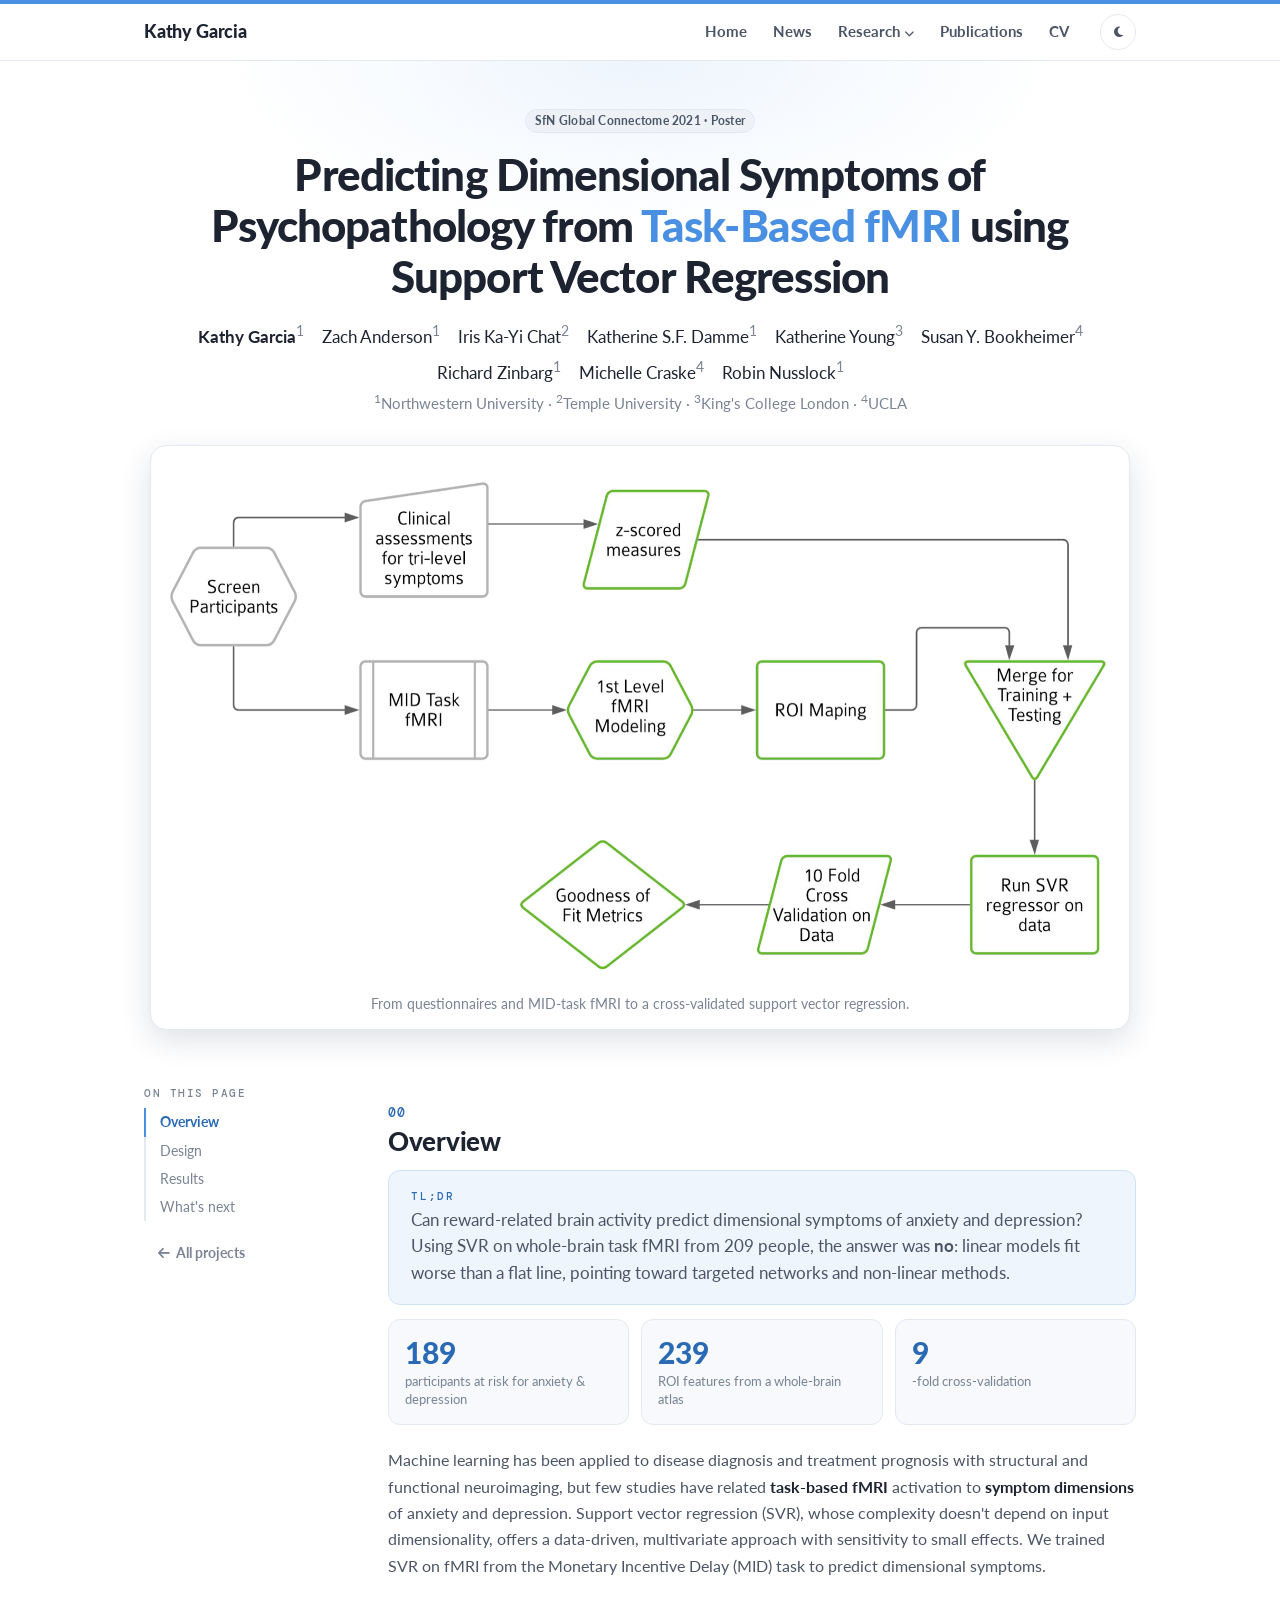
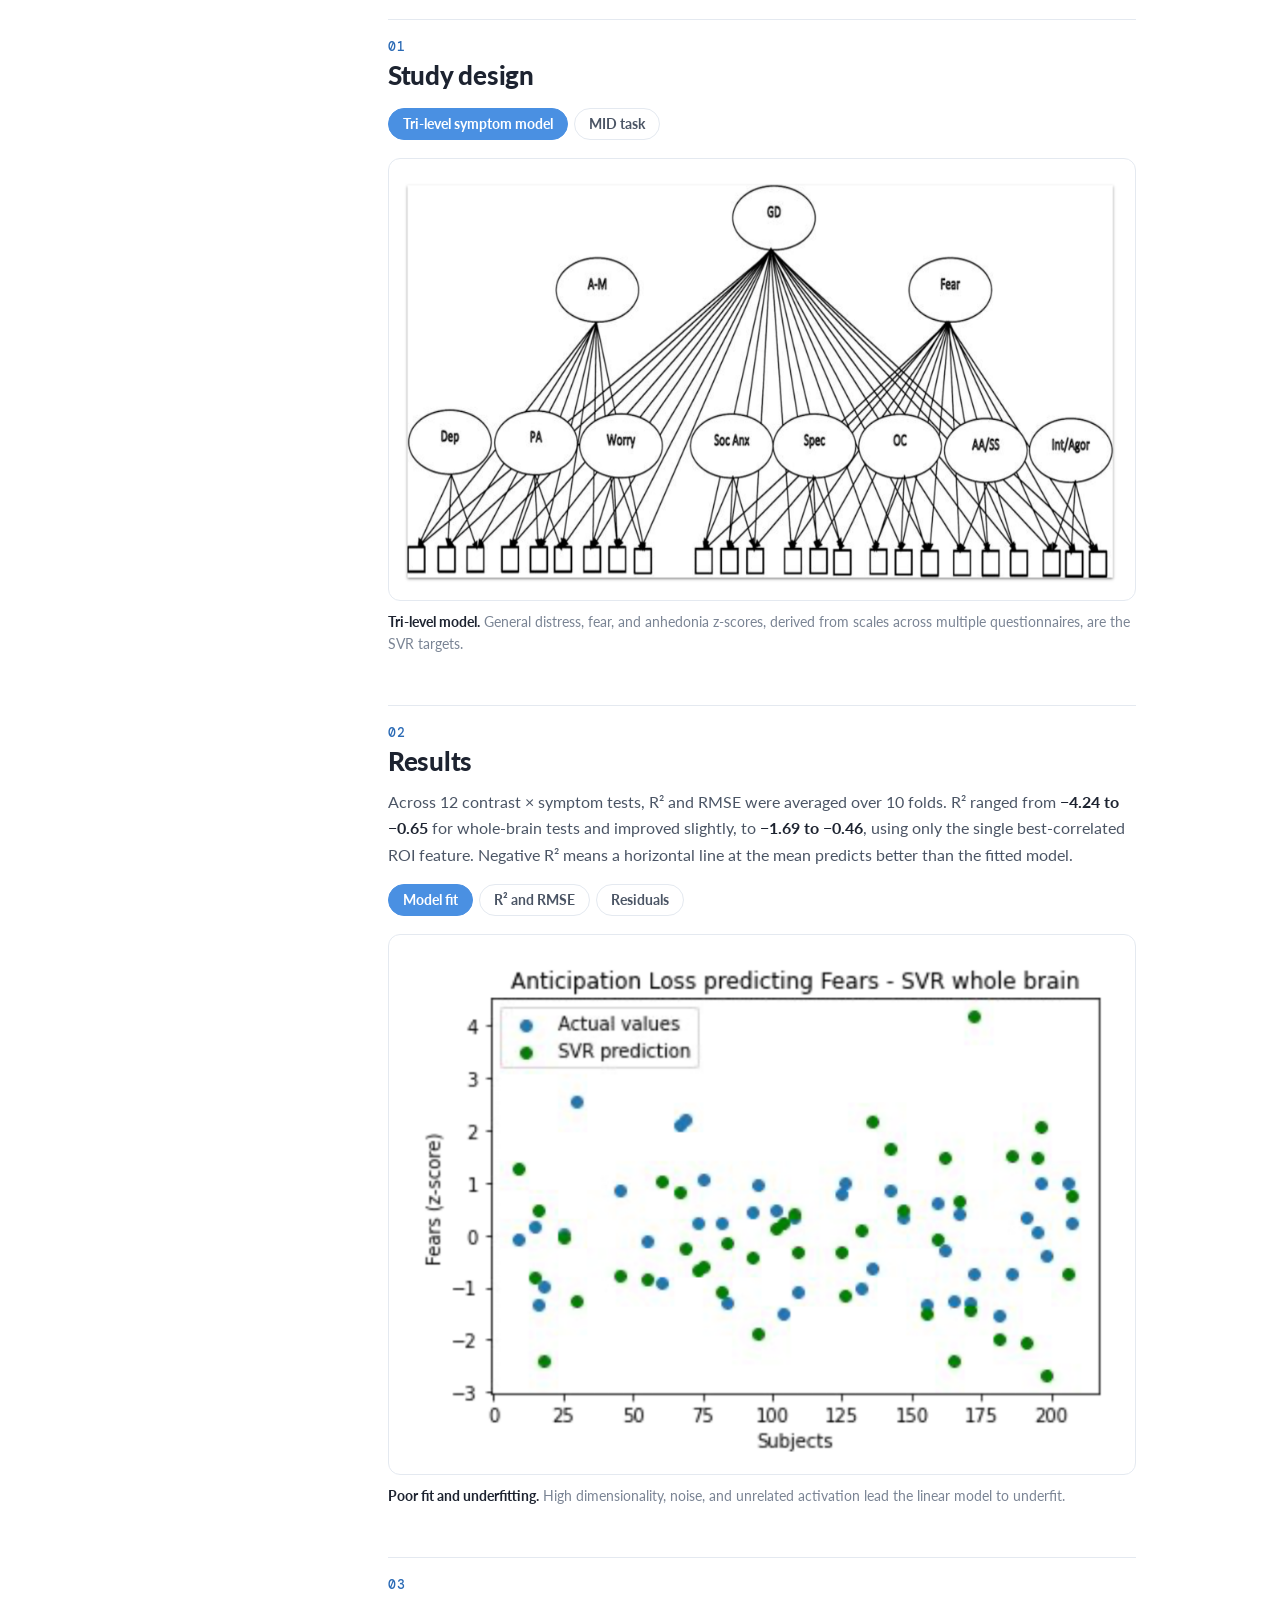
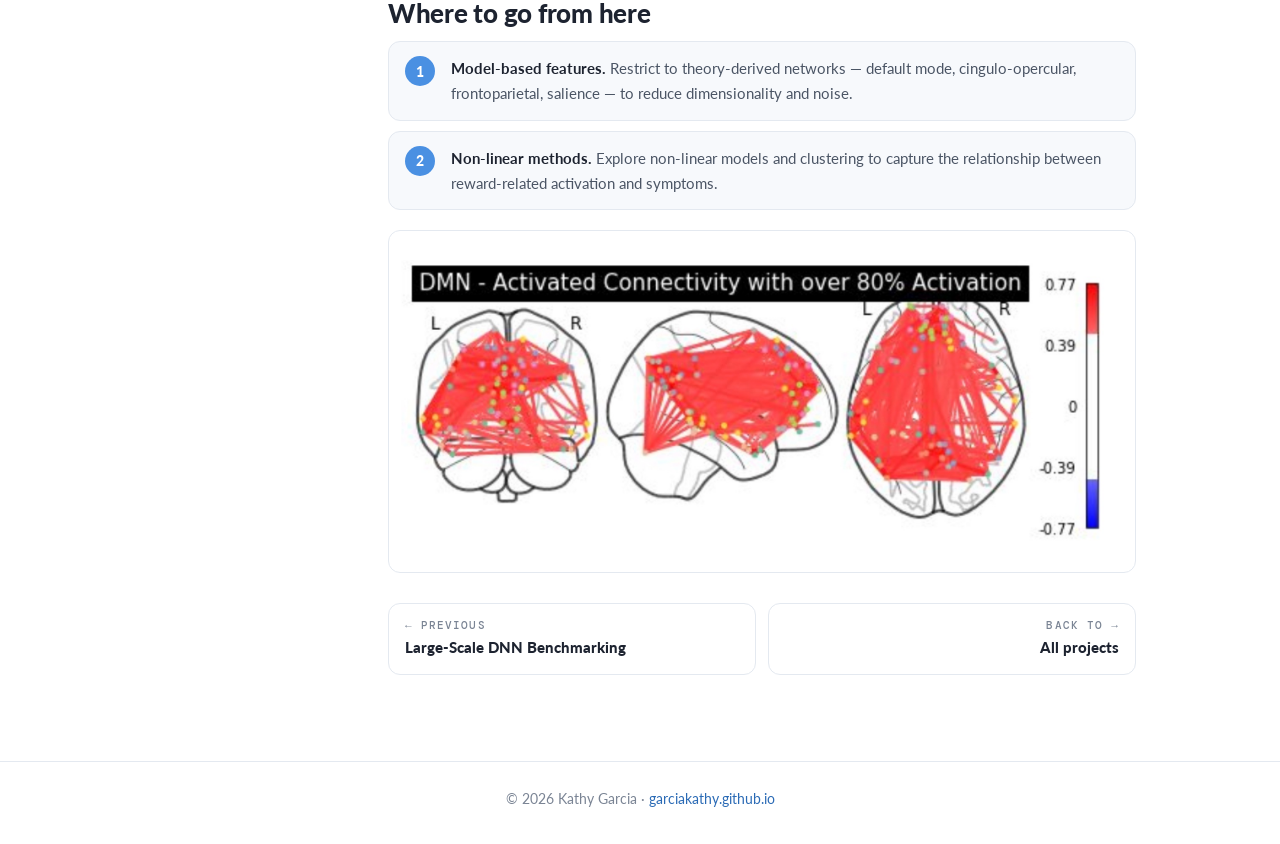
<file: fmri_svr.html>
<!DOCTYPE html>
<html lang="en">
<head>
  <!-- Google tag (gtag.js) -->
  <script async src="https://www.googletagmanager.com/gtag/js?id=G-QVRXCHECS8"></script>
  <script>
    window.dataLayer = window.dataLayer || [];
    function gtag(){dataLayer.push(arguments);}
    gtag('js', new Date());
    gtag('config', 'G-QVRXCHECS8');
  </script>

  <meta charset="UTF-8">
  <meta name="viewport" content="width=device-width, initial-scale=1">
  <title>Predicting Psychopathology from fMRI</title>
  <meta name="description" content="Support vector regression on reward-task fMRI to predict dimensional symptoms of anxiety and depression. SfN Global Connectome 2021 poster.">
  <link rel="icon" href="images/favicon.png">

  <script>
    document.documentElement.classList.add('js');
    try { document.documentElement.setAttribute('data-theme', localStorage.getItem('theme') || 'light'); } catch (e) {}
  </script>
  <link rel="preconnect" href="https://fonts.googleapis.com">
  <link rel="preconnect" href="https://fonts.gstatic.com" crossorigin>
  <link href="https://fonts.googleapis.com/css2?family=DM+Mono:wght@500&family=Lato:wght@400;700;900&display=swap" rel="stylesheet">
  <link rel="stylesheet" href="https://cdnjs.cloudflare.com/ajax/libs/font-awesome/6.7.2/css/all.min.css">
  <link rel="stylesheet" href="static/css/site.css">
  <link rel="stylesheet" href="static/css/project.css">
</head>

<body>
  <header class="topbar">
    <div class="topbar-inner">
      <a class="brand" href="index.html">Kathy Garcia</a>
      <ul class="nav-links">
        <li><a href="index.html">Home</a></li>
        <li><a href="index.html#news">News</a></li>
        <li class="dropdown">
          <button class="nav-btn" aria-expanded="false" aria-haspopup="true">Research <i class="fas fa-chevron-down" style="font-size:10px"></i></button>
          <div class="dropdown-menu">
            <a href="video_alignment.html">Behavioral Geometric Supervision <small>NeurIPS 2026 · Oral</small></a>
            <a href="latent_dimensions.html">Fine-Grained Social Scene Representations <small>PsyArXiv preprint 2026</small></a>
            <a href="social_tokens.html">Social Tokens for Grounding LLMs <small>NeurIPS 2025 UniReps</small></a>
            <a href="similarity_judgments.html">Large-Scale Social Scene Judgments <small>VSS 2025 talk</small></a>
            <a href="modeling_dynamic.html">Modeling Dynamic Social Vision <small>ICLR 2025</small></a>
            <a href="lsbm.html">Large-Scale DNN Benchmarking <small>VSS &amp; CCN 2024 talks</small></a>
          </div>
        </li>
        <li><a href="index.html#publications">Publications</a></li>
        <li><a href="data/Kathy_CV%20(1).pdf" target="_blank" rel="noopener">CV</a></li>
      </ul>
      <div class="nav-tools">
        <button class="icon-btn" data-theme-toggle aria-label="Toggle dark mode"><i class="fas fa-moon"></i></button>
        <button class="icon-btn burger" aria-label="Menu" aria-expanded="false"><i class="fas fa-bars"></i></button>
      </div>
    </div>
  </header>

  <main class="wrap">
    <section class="p-hero">
      <div class="p-kicker">
        <span class="badge plain">SfN Global Connectome 2021 · Poster</span>
      </div>
      <h1 class="p-title">Predicting Dimensional Symptoms of Psychopathology from <span class="accent">Task-Based fMRI</span> using Support Vector Regression</h1>
      <div class="p-authors">
        <a href="index.html">Kathy Garcia<sup>1</sup></a>
        <span>Zach Anderson<sup>1</sup></span>
        <span>Iris Ka-Yi Chat<sup>2</sup></span>
        <span>Katherine S.F. Damme<sup>1</sup></span>
        <span>Katherine Young<sup>3</sup></span>
        <span>Susan Y. Bookheimer<sup>4</sup></span>
        <span>Richard Zinbarg<sup>1</sup></span>
        <span>Michelle Craske<sup>4</sup></span>
        <span>Robin Nusslock<sup>1</sup></span>
      </div>
      <div class="p-affil"><sup>1</sup>Northwestern University · <sup>2</sup>Temple University · <sup>3</sup>King's College London · <sup>4</sup>UCLA</div>
      <figure class="p-teaser">
        <img src="static/figures/web/proj2_fig1.png" data-full="static/figures/proj2_fig1.png" alt="Project workflow from screening through SVR fitting and evaluation">
        <figcaption class="p-teaser-cap">From questionnaires and MID-task fMRI to a cross-validated support vector regression.</figcaption>
      </figure>
    </section>

    <div class="p-layout">
      <nav class="toc" aria-label="On this page">
        <div class="toc-title">On this page</div>
        <ol></ol>
        <a class="back" href="index.html#publications"><i class="fas fa-arrow-left"></i> All projects</a>
      </nav>

      <div class="p-content">
        <section class="p-section" id="overview" data-toc="Overview">
          <h2><span class="num">00</span>Overview</h2>
          <p class="tldr">Can reward-related brain activity predict dimensional symptoms of anxiety and depression? Using SVR on whole-brain task fMRI from 209 people, the answer was <b>no</b>: linear models fit worse than a flat line, pointing toward targeted networks and non-linear methods.</p>
          <div class="stats">
            <div class="stat"><div class="stat-num" data-count="209">209</div><div class="stat-label">participants at risk for anxiety &amp; depression</div></div>
            <div class="stat"><div class="stat-num" data-count="264">264</div><div class="stat-label">ROI features from a whole-brain atlas</div></div>
            <div class="stat"><div class="stat-num" data-count="10">10</div><div class="stat-label">-fold cross-validation</div></div>
          </div>
          <p>Machine learning has been applied to disease diagnosis and treatment prognosis with structural and functional neuroimaging, but few studies have related
            <strong>task-based fMRI</strong> activation to <strong>symptom dimensions</strong> of anxiety and depression. Support vector regression (SVR), whose complexity
            doesn't depend on input dimensionality, offers a data-driven, multivariate approach with sensitivity to small effects. We trained SVR on fMRI from the
            Monetary Incentive Delay (MID) task to predict dimensional symptoms.</p>
        </section>

        <section class="p-section" id="design" data-toc="Design">
          <h2><span class="num">01</span>Study design</h2>
          <div class="tabs">
            <div class="tab-list" role="tablist">
              <button class="tab">Tri-level symptom model</button>
              <button class="tab">MID task</button>
            </div>
            <div class="tab-panel" role="tabpanel">
              <figure class="fig">
                <div class="fig-frame"><img src="static/figures/web/proj2_fig2.png" data-full="static/figures/proj2_fig2.png" alt="Tri-level model of general distress, fear, and anhedonia" loading="lazy"></div>
                <figcaption><b>Tri-level model.</b> General distress, fear, and anhedonia z-scores, derived from scales across multiple questionnaires, are the SVR targets.</figcaption>
              </figure>
            </div>
            <div class="tab-panel" role="tabpanel">
              <figure class="fig">
                <div class="fig-frame"><img src="static/figures/proj2_fig3.png" alt="Monetary Incentive Delay task timeline" loading="lazy"></div>
                <figcaption><b>Monetary Incentive Delay task.</b> An anticipation cue signals possible reward or loss; participants respond as fast as possible, then see the outcome. fMRI is recorded at each stage.</figcaption>
              </figure>
            </div>
          </div>
        </section>

        <section class="p-section" id="results" data-toc="Results">
          <h2><span class="num">02</span>Results</h2>
          <p>Across 12 contrast × symptom tests, R² and RMSE were averaged over 10 folds. R² ranged from <strong>−4.24 to −0.65</strong> for whole-brain tests and
            improved slightly, to <strong>−1.69 to −0.46</strong>, using only the single best-correlated ROI feature. Negative R² means a horizontal line at the mean
            predicts better than the fitted model.</p>
          <div class="tabs">
            <div class="tab-list" role="tablist">
              <button class="tab">Model fit</button>
              <button class="tab">R² and RMSE</button>
              <button class="tab">Residuals</button>
            </div>
            <div class="tab-panel" role="tabpanel">
              <figure class="fig">
                <div class="fig-frame"><img src="static/figures/proj2_fig4.png" alt="Model fit plots" loading="lazy"></div>
                <figcaption><b>Poor fit and underfitting.</b> High dimensionality, noise, and unrelated activation lead the linear model to underfit.</figcaption>
              </figure>
            </div>
            <div class="tab-panel" role="tabpanel">
              <figure class="fig">
                <div class="fig-frame"><img src="static/figures/web/proj2_fig5.png" data-full="static/figures/proj2_fig5.png" alt="R-squared and RMSE per test" loading="lazy"></div>
                <figcaption><b>Goodness of fit.</b> R² and RMSE for each of the 12 tests; high RMSE also indicates poor prediction.</figcaption>
              </figure>
            </div>
            <div class="tab-panel" role="tabpanel">
              <figure class="fig">
                <div class="fig-frame"><img src="static/figures/proj2_fig6.png" alt="Residual distributions" loading="lazy"></div>
                <figcaption><b>Classifier comparisons.</b> Normally distributed residuals point to the input variables as the cause of poor fit.</figcaption>
              </figure>
            </div>
          </div>
        </section>

        <section class="p-section" id="next" data-toc="What's next">
          <h2><span class="num">03</span>Where to go from here</h2>
          <div class="findings">
            <div class="finding"><span><b>Model-based features.</b> Restrict to theory-derived networks — default mode, cingulo-opercular, frontoparietal, salience — to reduce dimensionality and noise.</span></div>
            <div class="finding"><span><b>Non-linear methods.</b> Explore non-linear models and clustering to capture the relationship between reward-related activation and symptoms.</span></div>
          </div>
          <figure class="fig">
            <div class="fig-frame"><img src="static/figures/web/proj2_fig7.jpg" data-full="static/figures/proj2_fig7.jpeg" alt="Candidate brain networks for future analyses" loading="lazy"></div>
          </figure>
          <div class="neighbours">
            <a href="lsbm.html"><small>← Previous</small>Large-Scale DNN Benchmarking</a>
            <a class="next" href="index.html#publications"><small>Back to →</small>All projects</a>
          </div>
        </section>
      </div>
    </div>
  </main>

  <footer class="site-footer"><div class="wrap">&copy; 2026 Kathy Garcia · <a href="index.html">garciakathy.github.io</a></div></footer>
  <script src="static/js/site.js"></script>
  <script src="static/js/project.js"></script>
</body>
</html>
</file>
<file: static/css/site.css>
/* ==========================================================================
   Shared design system for garciakathy.github.io
   Used by index.html and every project page.
   ========================================================================== */

:root {
  --accent: #4a90e2;          /* signature blue (decorative, fills, borders) */
  --accent-ink: #2a6ab5;      /* blue for text links on light backgrounds */
  --accent-soft: #eef5fd;     /* tinted surface */
  --accent-line: #cfe2f8;

  --bg: #ffffff;
  --surface: #f7f9fc;
  --surface-2: #eef2f7;
  --ink: #1d2330;
  --ink-2: #4b5565;
  --ink-3: #7a8494;
  --line: #e4e9f0;
  --shadow: 0 2px 14px rgba(20, 40, 80, .08);
  --shadow-lg: 0 10px 30px rgba(20, 40, 80, .14);

  --gold: #b7791f;
  --gold-soft: #fdf5e6;

  --radius: 10px;
  --maxw: 1040px;
  --font: 'Lato', 'Helvetica Neue', Helvetica, Arial, sans-serif;
  --mono: 'DM Mono', ui-monospace, SFMono-Regular, Menlo, monospace;
}

[data-theme="dark"] {
  --accent: #5ba3f5;
  --accent-ink: #7db6f7;
  --accent-soft: #16263b;
  --accent-line: #24466f;

  --bg: #12151b;
  --surface: #191d25;
  --surface-2: #212733;
  --ink: #e6e9ef;
  --ink-2: #b3bbc8;
  --ink-3: #8691a2;
  --line: #2b313d;
  --shadow: 0 2px 14px rgba(0, 0, 0, .35);
  --shadow-lg: 0 10px 30px rgba(0, 0, 0, .5);

  --gold: #e0a84a;
  --gold-soft: #2c2415;
}

*, *::before, *::after { box-sizing: border-box; }

html { scroll-behavior: smooth; scroll-padding-top: 76px; }

body {
  margin: 0;
  background: var(--bg);
  color: var(--ink);
  font-family: var(--font);
  font-size: 16px;
  line-height: 1.65;
  -webkit-font-smoothing: antialiased;
  /* Text selection is disabled site-wide on purpose. */
  -webkit-user-select: none;
  -moz-user-select: none;
  user-select: none;
  transition: background .25s, color .25s;
  overflow-x: clip;
}

a { color: var(--accent-ink); text-decoration: none; transition: color .15s; }
a:hover { color: var(--accent); text-decoration: underline; text-underline-offset: 3px; }

img { max-width: 100%; }

h1, h2, h3, h4 { color: var(--ink); line-height: 1.25; margin: 0; }

.wrap { max-width: var(--maxw); margin: 0 auto; padding: 0 24px; }

/* ── Top bar / navigation ─────────────────────────────────────────────── */
.topbar {
  position: sticky; top: 0; z-index: 100;
  background: color-mix(in srgb, var(--bg) 88%, transparent);
  backdrop-filter: saturate(160%) blur(10px);
  -webkit-backdrop-filter: saturate(160%) blur(10px);
  border-bottom: 1px solid var(--line);
}
.topbar::before {
  content: ''; display: block; height: 4px; background: var(--accent);
}
.topbar-inner {
  max-width: var(--maxw); margin: 0 auto; padding: 0 24px;
  height: 56px; display: flex; align-items: center; gap: 20px;
}
.brand {
  font-weight: 900; font-size: 18px; letter-spacing: -.01em; color: var(--ink);
  white-space: nowrap;
}
.brand:hover { color: var(--accent); text-decoration: none; }

.nav-links {
  display: flex; align-items: center; gap: 4px; margin: 0 0 0 auto; padding: 0; list-style: none;
}
.nav-links > li { position: relative; }
.nav-links a, .nav-links button.nav-btn {
  display: block; padding: 7px 11px; border-radius: 7px;
  color: var(--ink-2); font-size: 14.5px; font-weight: 700;
  background: none; border: 0; font-family: inherit; cursor: pointer;
}
.nav-links a:hover, .nav-links button.nav-btn:hover {
  color: var(--accent-ink); background: var(--accent-soft); text-decoration: none;
}

/* Research dropdown */
.dropdown-menu {
  position: absolute; top: calc(100% + 6px); left: 50%; transform: translateX(-50%) translateY(-4px);
  min-width: 330px; padding: 8px;
  background: var(--bg); border: 1px solid var(--line); border-radius: 12px; box-shadow: var(--shadow-lg);
  opacity: 0; visibility: hidden; transition: opacity .15s, transform .15s, visibility .15s;
}
.dropdown:hover .dropdown-menu,
.dropdown:focus-within .dropdown-menu,
.dropdown.open .dropdown-menu { opacity: 1; visibility: visible; transform: translateX(-50%) translateY(0); }
.dropdown-menu a { display: flex; flex-direction: column; padding: 9px 12px; font-weight: 700; color: var(--ink); }
.dropdown-menu a small { font-weight: 400; color: var(--ink-3); font-size: 12.5px; }

.nav-tools { display: flex; gap: 6px; }
.icon-btn {
  width: 36px; height: 36px; border-radius: 50%;
  display: inline-flex; align-items: center; justify-content: center;
  border: 1px solid var(--line); background: var(--bg); color: var(--ink-2);
  font: 700 12px var(--font); cursor: pointer; transition: border-color .15s, color .15s, background .15s;
}
.icon-btn:hover { border-color: var(--accent); color: var(--accent-ink); background: var(--accent-soft); }

.burger { display: none; }

@media (max-width: 860px) {
  .burger { display: inline-flex; margin-left: auto; }
  .nav-links {
    display: none; position: absolute; top: 60px; left: 12px; right: 12px;
    flex-direction: column; align-items: stretch; gap: 2px; padding: 10px;
    background: var(--bg); border: 1px solid var(--line); border-radius: 14px; box-shadow: var(--shadow-lg);
  }
  .topbar.menu-open .nav-links { display: flex; }
  .dropdown-menu {
    position: static; transform: none; opacity: 1; visibility: visible; box-shadow: none;
    border: 0; min-width: 0; padding: 0 0 0 12px; display: none;
  }
  .dropdown.open .dropdown-menu { display: block; transform: none; }
  .dropdown:hover .dropdown-menu { transform: none; }
}

/* ── Pills / chips / buttons ──────────────────────────────────────────── */
.pill {
  display: inline-flex; align-items: center; gap: 7px;
  padding: 6px 15px; border: 1.5px solid var(--line); border-radius: 999px;
  color: var(--ink-2); font-size: 14px; font-weight: 700; background: var(--bg);
  transition: border-color .2s, color .2s, background .2s, transform .2s;
}
.pill:hover { border-color: var(--accent); color: var(--accent-ink); background: var(--accent-soft); text-decoration: none; transform: translateY(-1px); }
.pill i { font-size: 14px; }
.pill.solid { background: var(--accent); border-color: var(--accent); color: #fff; }
.pill.solid:hover { background: var(--accent-ink); border-color: var(--accent-ink); color: #fff; }

.badge {
  display: inline-block; padding: 2px 9px; border-radius: 999px;
  font: 700 11.5px/1.6 var(--font); letter-spacing: .02em;
  background: var(--accent-soft); color: var(--accent-ink); border: 1px solid var(--accent-line);
  white-space: nowrap;
}
.badge.gold { background: var(--gold-soft); color: var(--gold); border-color: color-mix(in srgb, var(--gold) 35%, transparent); }
.badge.plain { background: var(--surface-2); color: var(--ink-2); border-color: var(--line); }

/* ── Section headings ─────────────────────────────────────────────────── */
.section { padding: 34px 0 10px; }
.section-title {
  display: inline-block; font-size: 19px; font-weight: 700; color: var(--accent-ink);
  text-transform: lowercase; letter-spacing: .01em;
  border-bottom: 2.5px solid var(--accent); padding-bottom: 3px; margin-bottom: 16px;
}

/* ── Footer ───────────────────────────────────────────────────────────── */
.site-footer {
  margin-top: 60px; padding: 26px 0 34px; border-top: 1px solid var(--line);
  color: var(--ink-3); font-size: 13.5px; text-align: center;
}

/* ── Reveal on scroll ─────────────────────────────────────────────────── */
.js .reveal { opacity: 0; transform: translateY(14px); transition: opacity .6s ease, transform .6s ease; }
.js .reveal.in { opacity: 1; transform: none; }

@media (prefers-reduced-motion: reduce) {
  html { scroll-behavior: auto; }
  *, *::before, *::after { animation: none !important; transition: none !important; }
  .js .reveal { opacity: 1; transform: none; }
}

/* Keyboard focus */
:focus-visible { outline: 2.5px solid var(--accent); outline-offset: 2px; border-radius: 6px; }
</file>
<file: static/css/project.css>
/* ==========================================================================
   Project page components (load after site.css)
   ========================================================================== */

.progress { position: fixed; top: 0; left: 0; height: 4px; width: 0; z-index: 200; background: var(--accent-ink); }

/* ── Hero ─────────────────────────────────────────────────────────────── */
.p-hero { padding: 48px 0 26px; text-align: center; position: relative; }
.p-hero::before {
  content: ''; position: absolute; top: 0; bottom: 0; left: calc(50% - 50vw); right: calc(50% - 50vw); z-index: -1;
  background:
    radial-gradient(600px 240px at 50% 0%, var(--accent-soft), transparent 70%),
    linear-gradient(var(--bg), var(--bg));
}
.p-kicker { display: flex; justify-content: center; flex-wrap: wrap; gap: 6px; margin-bottom: 16px; }
.p-title { font-size: clamp(28px, 4.2vw, 44px); font-weight: 900; letter-spacing: -.02em; line-height: 1.15; max-width: 900px; margin: 0 auto; }
.p-title .accent { color: var(--accent); }
.p-subtitle { font-size: 18px; color: var(--ink-2); margin: 12px auto 0; max-width: 760px; }
.p-authors { margin: 18px auto 2px; font-size: 17px; display: flex; flex-wrap: wrap; justify-content: center; gap: 4px 18px; }
.p-authors a { color: var(--ink); font-weight: 700; }
.p-authors a:hover { color: var(--accent-ink); }
.p-authors sup { color: var(--ink-3); font-weight: 400; }
.p-affil { color: var(--ink-3); font-size: 14.5px; }
.p-buttons { display: flex; flex-wrap: wrap; justify-content: center; gap: 8px; margin: 20px 0 0; }
.p-buttons .pill { font-size: 14.5px; padding: 8px 18px; }
.p-buttons .pill.disabled { opacity: .55; pointer-events: none; border-style: dashed; }

.p-teaser {
  margin: 30px auto 0; max-width: 980px; background: #fff; border-radius: 16px;
  border: 1px solid var(--line); box-shadow: var(--shadow-lg); padding: 14px; cursor: zoom-in;
}
.p-teaser img { display: block; width: 100%; border-radius: 8px; }
.p-teaser-cap { font-size: 14px; color: var(--ink-3); margin-top: 10px; text-align: center; }

/* ── Layout with sticky TOC ───────────────────────────────────────────── */
.p-layout { display: grid; grid-template-columns: 200px minmax(0, 1fr); gap: 44px; margin-top: 30px; }
.toc { position: sticky; top: 84px; align-self: start; font-size: 13.5px; }
.toc-title { font: 500 11px var(--mono); letter-spacing: .14em; text-transform: uppercase; color: var(--ink-3); margin-bottom: 8px; }
.toc ol { list-style: none; margin: 0; padding: 0; border-left: 2px solid var(--line); }
.toc a { display: block; padding: 5px 0 5px 14px; margin-left: -2px; border-left: 2px solid transparent; color: var(--ink-3); line-height: 1.35; }
.toc a:hover { color: var(--accent-ink); text-decoration: none; }
.toc a.active { color: var(--accent-ink); border-left-color: var(--accent); font-weight: 700; }
.toc .back { display: inline-flex; gap: 6px; align-items: center; margin-top: 18px; font-weight: 700; }

.p-content { min-width: 0; max-width: 820px; }
.p-section { padding: 18px 0 26px; }
.p-section + .p-section { border-top: 1px solid var(--line); }
.p-section h2 { font-size: 26px; font-weight: 900; letter-spacing: -.01em; margin-bottom: 12px; }
.p-section h2 .num { font: 500 13px var(--mono); color: var(--accent-ink); display: block; letter-spacing: .1em; margin-bottom: 4px; }
.p-section h3 { font-size: 18px; margin: 20px 0 8px; }
.p-section p { color: var(--ink-2); margin: 0 0 14px; }
.p-section p strong, .p-section li strong { color: var(--ink); }
.p-section ul.bullets { padding-left: 20px; color: var(--ink-2); }
.p-section ul.bullets li { margin-bottom: 6px; }

@media (max-width: 900px) {
  .p-layout { grid-template-columns: 1fr; gap: 0; }
  .toc { display: none; }
}

/* ── TL;DR and stats ─────────────────────────────────────────────────── */
.tldr {
  position: relative; padding: 18px 20px 18px 22px; margin: 4px 0 22px; border-radius: 12px;
  background: var(--accent-soft); border: 1px solid var(--accent-line); color: var(--ink); font-size: 16.5px; line-height: 1.6;
}
.tldr::before { content: 'TL;DR'; display: block; font: 500 11px var(--mono); letter-spacing: .16em; color: var(--accent-ink); margin-bottom: 4px; }

.stats { display: grid; grid-template-columns: repeat(auto-fit, minmax(150px, 1fr)); gap: 12px; margin: 8px 0 22px; }
.stat { padding: 16px; border-radius: 12px; background: var(--surface); border: 1px solid var(--line); }
.stat-num { font-size: 30px; font-weight: 900; color: var(--accent-ink); line-height: 1.1; font-variant-numeric: tabular-nums; }
.stat-label { font-size: 13px; color: var(--ink-3); margin-top: 4px; line-height: 1.35; }

/* ── Figures and lightbox ────────────────────────────────────────────── */
.fig { margin: 18px 0 24px; }
.fig-frame {
  background: #fff; border-radius: 12px; border: 1px solid var(--line); padding: 12px;
  cursor: zoom-in; transition: box-shadow .2s, transform .2s; position: relative;
}
.fig-frame:hover { box-shadow: var(--shadow-lg); }
.fig-frame::after {
  content: '\f00e'; font-family: 'Font Awesome 6 Free'; font-weight: 900; position: absolute; right: 12px; top: 12px;
  width: 30px; height: 30px; border-radius: 50%; display: flex; align-items: center; justify-content: center;
  background: rgba(29, 35, 48, .72); color: #fff; font-size: 12px; opacity: 0; transition: opacity .2s;
}
.fig-frame:hover::after { opacity: 1; }
.fig-frame img { display: block; width: 100%; height: auto; border-radius: 6px; }
.fig figcaption { font-size: 14px; color: var(--ink-3); margin-top: 10px; line-height: 1.55; }
.fig figcaption b { color: var(--ink); }
.fig.narrow { max-width: 560px; margin-left: auto; margin-right: auto; }
.fig-row { display: grid; grid-template-columns: 1fr 1fr; gap: 12px; }
@media (max-width: 640px) { .fig-row { grid-template-columns: 1fr; } }

.lightbox {
  position: fixed; inset: 0; z-index: 500; display: none; align-items: center; justify-content: center;
  background: rgba(10, 14, 22, .86); padding: 30px; cursor: zoom-out;
}
.lightbox.open { display: flex; }
.lightbox img { max-width: 100%; max-height: 100%; border-radius: 8px; background: #fff; box-shadow: 0 20px 60px rgba(0,0,0,.5); }
.lightbox-close {
  position: absolute; top: 16px; right: 18px; width: 40px; height: 40px; border-radius: 50%;
  border: 0; background: rgba(255,255,255,.14); color: #fff; font-size: 18px; cursor: pointer;
}

/* ── Tabs ───────────────────────────────────────────────────────────── */
.tabs { margin: 16px 0 24px; }
.tab-list { display: flex; flex-wrap: wrap; gap: 6px; margin-bottom: 12px; }
.tab {
  padding: 7px 14px; border-radius: 999px; border: 1.5px solid var(--line); background: var(--bg);
  color: var(--ink-2); font: 700 13.5px var(--font); cursor: pointer; transition: all .15s;
}
.tab:hover { border-color: var(--accent); color: var(--accent-ink); }
.tab[aria-selected="true"] { background: var(--accent); border-color: var(--accent); color: #fff; }
.tab-panel[hidden] { display: none; }
.tab-panel { animation: fade .3s ease; }
@keyframes fade { from { opacity: 0; transform: translateY(4px); } }

/* ── Charts ─────────────────────────────────────────────────────────── */
.chart-card { margin: 16px 0 24px; padding: 18px 18px 14px; border-radius: 14px; background: var(--surface); border: 1px solid var(--line); }
.chart-head { display: flex; flex-wrap: wrap; align-items: center; justify-content: space-between; gap: 10px; margin-bottom: 12px; }
.chart-title { font-weight: 900; font-size: 15.5px; }
.chart-sub { font-size: 13px; color: var(--ink-3); }
.seg { display: inline-flex; border: 1.5px solid var(--line); border-radius: 999px; padding: 2px; background: var(--bg); }
.seg button { border: 0; background: none; padding: 5px 12px; border-radius: 999px; font: 700 12.5px var(--font); color: var(--ink-2); cursor: pointer; }
.seg button[aria-pressed="true"] { background: var(--accent); color: #fff; }
.chart-legend { display: flex; flex-wrap: wrap; gap: 6px 14px; font-size: 12.5px; color: var(--ink-2); margin: 0 0 10px; }
.chart-legend label { display: inline-flex; align-items: center; gap: 6px; cursor: pointer; }
.chart-legend input { accent-color: var(--accent); }
.swatch { width: 11px; height: 11px; border-radius: 3px; display: inline-block; }

.bars { position: relative; margin-top: 24px; }
.bar-row { display: grid; grid-template-columns: 210px 1fr 58px; align-items: center; gap: 10px; height: 26px; font-size: 12.5px; }
.bar-row .lbl { color: var(--ink-2); white-space: nowrap; overflow: hidden; text-overflow: ellipsis; text-align: right; }
.bar-row .track { position: relative; height: 16px; }
.bar-row .fill { position: absolute; left: 0; top: 0; bottom: 0; border-radius: 3px 5px 5px 3px; transition: width .7s cubic-bezier(.2,.8,.2,1); }
.bar-row .val { font: 500 12px var(--mono); color: var(--ink-2); font-variant-numeric: tabular-nums; }
.bar-row.hl .lbl { color: var(--ink); font-weight: 700; }
.bar-row:hover .fill { filter: brightness(1.1); }
.bar-row.dim { opacity: .35; }
.ref-line { position: absolute; top: -6px; bottom: -6px; width: 0; border-left: 2px dashed var(--ink-3); pointer-events: none; transition: left .7s; }
.ref-line span { position: absolute; top: -18px; right: 4px; font: 500 11px var(--mono); color: var(--ink-3); white-space: nowrap; }
.chart-note { font-size: 12.5px; color: var(--ink-3); margin-top: 10px; }
@media (max-width: 640px) { .bar-row { grid-template-columns: 120px 1fr 48px; } }

/* Before/after comparison */
.compare { display: grid; gap: 10px; }
.compare-row { display: grid; grid-template-columns: 170px 1fr; gap: 12px; align-items: center; font-size: 13.5px; }
.compare-row .name { color: var(--ink-2); text-align: right; }
.stack { display: flex; height: 30px; border-radius: 6px; overflow: hidden; background: var(--surface-2); }
.stack div { display: flex; align-items: center; justify-content: center; color: #fff; font: 700 11.5px var(--mono); transition: width .7s cubic-bezier(.2,.8,.2,1); white-space: nowrap; overflow: hidden; }

/* ── Odd-one-out demo ───────────────────────────────────────────────── */
.ooo { margin: 16px 0 26px; padding: 18px; border-radius: 14px; background: var(--surface); border: 1px solid var(--line); }
.ooo-prompt { font-weight: 900; font-size: 16px; margin-bottom: 4px; }
.ooo-hint { font-size: 13.5px; color: var(--ink-3); margin-bottom: 12px; }
.ooo-grid { display: grid; grid-template-columns: repeat(3, 1fr); gap: 10px; }
.ooo-item {
  position: relative; border-radius: 10px; overflow: hidden; border: 3px solid transparent; cursor: pointer; background: #000;
  transition: border-color .2s, transform .2s; padding: 0;
}
.ooo-item:hover { transform: translateY(-2px); border-color: var(--accent-line); }
.ooo-item video { display: block; width: 100%; aspect-ratio: 4 / 3; object-fit: cover; }
.ooo-item .tag {
  position: absolute; left: 8px; bottom: 8px; padding: 2px 8px; border-radius: 999px;
  font: 700 11px var(--font); background: rgba(0,0,0,.6); color: #fff;
}
.ooo-item.odd { border-color: #e07a5f; }
.ooo-item.odd .tag { background: #e07a5f; }
.ooo-item.sim { border-color: #3d9970; }
.ooo-item.sim .tag { background: #3d9970; }
.ooo-result { margin-top: 12px; font-size: 14px; color: var(--ink-2); min-height: 44px; }
.ooo-result b { color: var(--ink); }
.ooo-foot { display: flex; flex-wrap: wrap; align-items: center; justify-content: space-between; gap: 8px; margin-top: 6px; }
.ooo-count { font: 500 12px var(--mono); color: var(--ink-3); }
@media (max-width: 560px) { .ooo-grid { grid-template-columns: 1fr 1fr; } }

/* ── Chips (clickable explanations) ─────────────────────────────────── */
.chips { display: flex; flex-wrap: wrap; gap: 6px; margin: 10px 0 12px; }
.chip {
  padding: 6px 13px; border-radius: 999px; border: 1.5px solid var(--line); background: var(--bg);
  color: var(--ink-2); font: 700 13px var(--font); cursor: pointer; transition: all .15s;
}
.chip:hover { border-color: var(--c, var(--accent)); color: var(--ink); }
.chip[aria-pressed="true"] { background: var(--c, var(--accent)); border-color: var(--c, var(--accent)); color: #fff; }
.chip-panel { padding: 14px 16px; border-radius: 12px; border: 1px solid var(--line); background: var(--surface); font-size: 14.5px; color: var(--ink-2); min-height: 70px; }
.chip-panel b { color: var(--ink); }

/* ── Callout / key findings ─────────────────────────────────────────── */
.findings { display: grid; gap: 10px; margin: 10px 0 20px; counter-reset: f; }
.finding {
  display: grid; grid-template-columns: 34px 1fr; gap: 12px; padding: 14px 16px; border-radius: 12px;
  background: var(--surface); border: 1px solid var(--line); font-size: 15px; color: var(--ink-2);
}
.finding::before {
  counter-increment: f; content: counter(f); width: 30px; height: 30px; border-radius: 50%;
  display: flex; align-items: center; justify-content: center; background: var(--accent); color: #fff; font-weight: 900; font-size: 14px;
}
.finding b { color: var(--ink); }

.callout { padding: 14px 16px; border-left: 4px solid var(--accent); background: var(--surface); border-radius: 0 10px 10px 0; font-size: 14.5px; color: var(--ink-2); margin: 10px 0 18px; }

/* ── BibTeX ─────────────────────────────────────────────────────────── */
.bibtex { position: relative; }
.bibtex pre {
  margin: 0; padding: 18px 20px; border-radius: 12px; overflow-x: auto; background: #0f1624; color: #d7e3f4;
  font: 500 13px/1.6 var(--mono); border: 1px solid var(--line);
}
.copy-btn {
  position: absolute; top: 10px; right: 10px; padding: 6px 12px; border-radius: 8px; border: 1px solid rgba(255,255,255,.2);
  background: rgba(255,255,255,.08); color: #fff; font: 700 12.5px var(--font); cursor: pointer;
}
.copy-btn:hover { background: rgba(255,255,255,.18); }

/* ── Share + neighbours ─────────────────────────────────────────────── */
.share { display: flex; flex-wrap: wrap; gap: 6px; align-items: center; margin-top: 14px; font-size: 13px; color: var(--ink-3); }
.share a { width: 34px; height: 34px; border-radius: 50%; border: 1px solid var(--line); display: inline-flex; align-items: center; justify-content: center; color: var(--ink-2); }
.share a:hover { border-color: var(--accent); color: var(--accent-ink); background: var(--accent-soft); text-decoration: none; }
.neighbours { display: grid; grid-template-columns: 1fr 1fr; gap: 12px; margin-top: 30px; }
.neighbours a { display: block; padding: 14px 16px; border-radius: 12px; border: 1.5px solid var(--line); color: var(--ink); font-weight: 900; font-size: 15px; transition: border-color .2s, transform .2s; }
.neighbours a:hover { border-color: var(--accent); transform: translateY(-2px); text-decoration: none; }
.neighbours small { display: block; font: 500 11px var(--mono); color: var(--ink-3); letter-spacing: .1em; text-transform: uppercase; margin-bottom: 3px; }
.neighbours a.next { text-align: right; }
@media (max-width: 560px) { .neighbours { grid-template-columns: 1fr; } .neighbours a.next { text-align: left; } }

/* Math */
mjx-container { color: var(--ink); }

/* ── Scroll-driven story ─────────────────────────────────────────────
   <section class="story"> <div class="story-steps"> .story-step[data-step] …
   </div> <div class="story-stage"> .stage-panel[data-step] … </div> </section>
   On narrow screens JS moves each panel under its step. */
.story { display: grid; grid-template-columns: minmax(0, 1fr) minmax(0, 1.15fr); gap: 36px; margin: 10px 0 30px; }
.story-steps { padding: 10vh 0 30vh; }
.story-step {
  min-height: 62vh; display: flex; flex-direction: column; justify-content: center;
  opacity: .35; transition: opacity .35s;
}
.story-step.active { opacity: 1; }
.story-step .kicker { font: 500 12px var(--mono); letter-spacing: .12em; text-transform: uppercase; color: var(--accent-ink); margin-bottom: 6px; }
.story-step h3 { font-size: 22px; font-weight: 900; margin: 0 0 8px; }
.story-step p { color: var(--ink-2); margin: 0 0 10px; }
.story-step p strong { color: var(--ink); }
.story-stage { position: sticky; top: max(84px, calc(50vh - 290px)); align-self: start; height: min(580px, calc(100vh - 110px)); min-height: 420px; }
.stage-panel {
  position: absolute; inset: 0; display: flex; flex-direction: column; justify-content: center;
  padding: 22px; border-radius: 16px; background: var(--surface); border: 1px solid var(--line);
  opacity: 0; transform: translateY(10px) scale(.985); pointer-events: none; transition: opacity .45s, transform .45s;
}
.stage-panel.active { opacity: 1; transform: none; pointer-events: auto; }
.stage-title { font-weight: 900; font-size: 15px; margin-bottom: 4px; }
.stage-sub { font-size: 12.5px; color: var(--ink-3); margin-bottom: 14px; }
.stage-panel .fig-frame { cursor: zoom-in; }
.stage-panel img { max-height: 60vh; object-fit: contain; }

/* mini bars inside story panels: widths animate in when the panel becomes active */
.mbars { display: grid; gap: 9px; }
.mbar { display: grid; grid-template-columns: 150px 1fr 52px; gap: 10px; align-items: center; font-size: 13px; }
.mbar .lbl { color: var(--ink-2); text-align: right; }
.mbar.hl .lbl { color: var(--ink); font-weight: 700; }
.mbar .trk { position: relative; height: 18px; background: var(--surface-2); border-radius: 5px; overflow: visible; }
.mbar .fill { position: absolute; inset: 0 auto 0 0; width: 0; border-radius: 5px; transition: width .9s cubic-bezier(.2,.8,.2,1); }
.stage-panel.active .mbar .fill, .inline-panel .mbar .fill { width: var(--w); }
.mbar .val { font: 500 12px var(--mono); color: var(--ink-2); }
.mbars .ceil { position: absolute; top: -6px; bottom: -6px; border-left: 2px dashed var(--ink-3); }
.mbars-wrap { position: relative; }
.mbars-note { font-size: 12px; color: var(--ink-3); margin-top: 12px; }

@media (max-width: 900px) {
  .story { grid-template-columns: 1fr; gap: 0; }
  .story-steps { padding: 0; }
  .story-step { min-height: 0; opacity: 1; padding: 18px 0 8px; }
  .story-stage { display: none; }
  .stage-panel.inline-panel { position: relative; inset: auto; opacity: 1; transform: none; pointer-events: auto; margin-top: 10px; }
}

/* ── Before/after wipe slider ──────────────────────────────────────── */
.wipe { position: relative; overflow: hidden; border-radius: 12px; background: #000; user-select: none; touch-action: pan-y; aspect-ratio: 1 / 1; }
.wipe img { position: absolute; inset: 0; width: 100%; height: 100%; object-fit: cover; display: block; }
.wipe .top { clip-path: inset(0 0 0 var(--pos, 50%)); }
.wipe .handle { position: absolute; top: 0; bottom: 0; left: var(--pos, 50%); width: 3px; margin-left: -1.5px; background: #fff; box-shadow: 0 0 8px rgba(0,0,0,.5); pointer-events: none; }
.wipe .handle::after {
  content: '\f337'; font-family: 'Font Awesome 6 Free'; font-weight: 900; position: absolute; top: 50%; left: 50%; transform: translate(-50%, -50%);
  width: 38px; height: 38px; border-radius: 50%; background: #fff; color: #1d2330; display: flex; align-items: center; justify-content: center; font-size: 14px; box-shadow: 0 2px 10px rgba(0,0,0,.35);
}
.wipe .tag { position: absolute; top: 10px; padding: 3px 10px; border-radius: 999px; font: 700 11.5px var(--font); color: #fff; background: rgba(0,0,0,.6); pointer-events: none; }
.wipe .tag.l { left: 10px; } .wipe .tag.r { right: 10px; background: var(--accent); }
.wipe input[type=range] { position: absolute; inset: 0; width: 100%; height: 100%; opacity: 0; cursor: ew-resize; margin: 0; }
.thumbs { display: flex; flex-wrap: wrap; gap: 8px; margin: 12px 0 0; }
.thumb-btn { position: relative; width: 70px; height: 70px; padding: 0; border-radius: 9px; overflow: hidden; border: 2.5px solid transparent; cursor: pointer; background: #000; }
.thumb-btn img { width: 100%; height: 100%; object-fit: cover; display: block; opacity: .75; transition: opacity .15s; }
.thumb-btn:hover img, .thumb-btn[aria-pressed="true"] img { opacity: 1; }
.thumb-btn[aria-pressed="true"] { border-color: var(--accent); }
.thumb-btn span { position: absolute; left: 4px; bottom: 3px; font: 700 10px var(--mono); color: #fff; text-shadow: 0 1px 3px #000; }

/* ── Picker card ───────────────────────────────────────────────────── */
.picker { margin: 16px 0 24px; padding: 18px; border-radius: 14px; background: var(--surface); border: 1px solid var(--line); }
.picker-grid { display: grid; grid-template-columns: 1fr 1fr; gap: 16px; margin-top: 14px; }
.picker-metric { padding: 14px; border-radius: 12px; background: var(--bg); border: 1px solid var(--line); }
.picker-metric .name { font: 500 11px var(--mono); letter-spacing: .1em; text-transform: uppercase; color: var(--ink-3); }
.picker-metric .nums { font-size: 26px; font-weight: 900; color: var(--ink); margin: 4px 0 8px; font-variant-numeric: tabular-nums; }
.picker-metric .nums .arrow { color: var(--ink-3); font-weight: 400; margin: 0 6px; }
.picker-metric .nums .after { color: var(--accent-ink); }
.picker-metric .delta { font: 700 12.5px var(--mono); }
.picker-metric .delta.up { color: #2f7d5a; } .picker-metric .delta.down { color: #c0573d; }
[data-theme="dark"] .picker-metric .delta.up { color: #6fcf9f; } [data-theme="dark"] .picker-metric .delta.down { color: #f09a82; }
.pbar { position: relative; height: 14px; border-radius: 5px; background: var(--surface-2); margin-top: 6px; }
.pbar .seg-before, .pbar .seg-after { position: absolute; inset: 0 auto 0 0; border-radius: 5px; transition: width .7s cubic-bezier(.2,.8,.2,1); }
.pbar .seg-before { background: #8a94a6; z-index: 2; height: 6px; top: 4px; }
.pbar .seg-after { background: var(--accent); z-index: 1; }
.pbar .mark { position: absolute; top: -5px; bottom: -5px; border-left: 2px dashed; z-index: 3; transition: left .7s; }
.pbar-legend { display: flex; flex-wrap: wrap; gap: 12px; font-size: 11.5px; color: var(--ink-3); margin-top: 8px; }
.pbar-legend i { display: inline-block; width: 14px; height: 0; border-top: 2px dashed; vertical-align: middle; margin-right: 4px; }
.picker-desc { font-size: 14px; color: var(--ink-2); margin-top: 12px; }
@media (max-width: 640px) { .picker-grid { grid-template-columns: 1fr; } }
</file>
